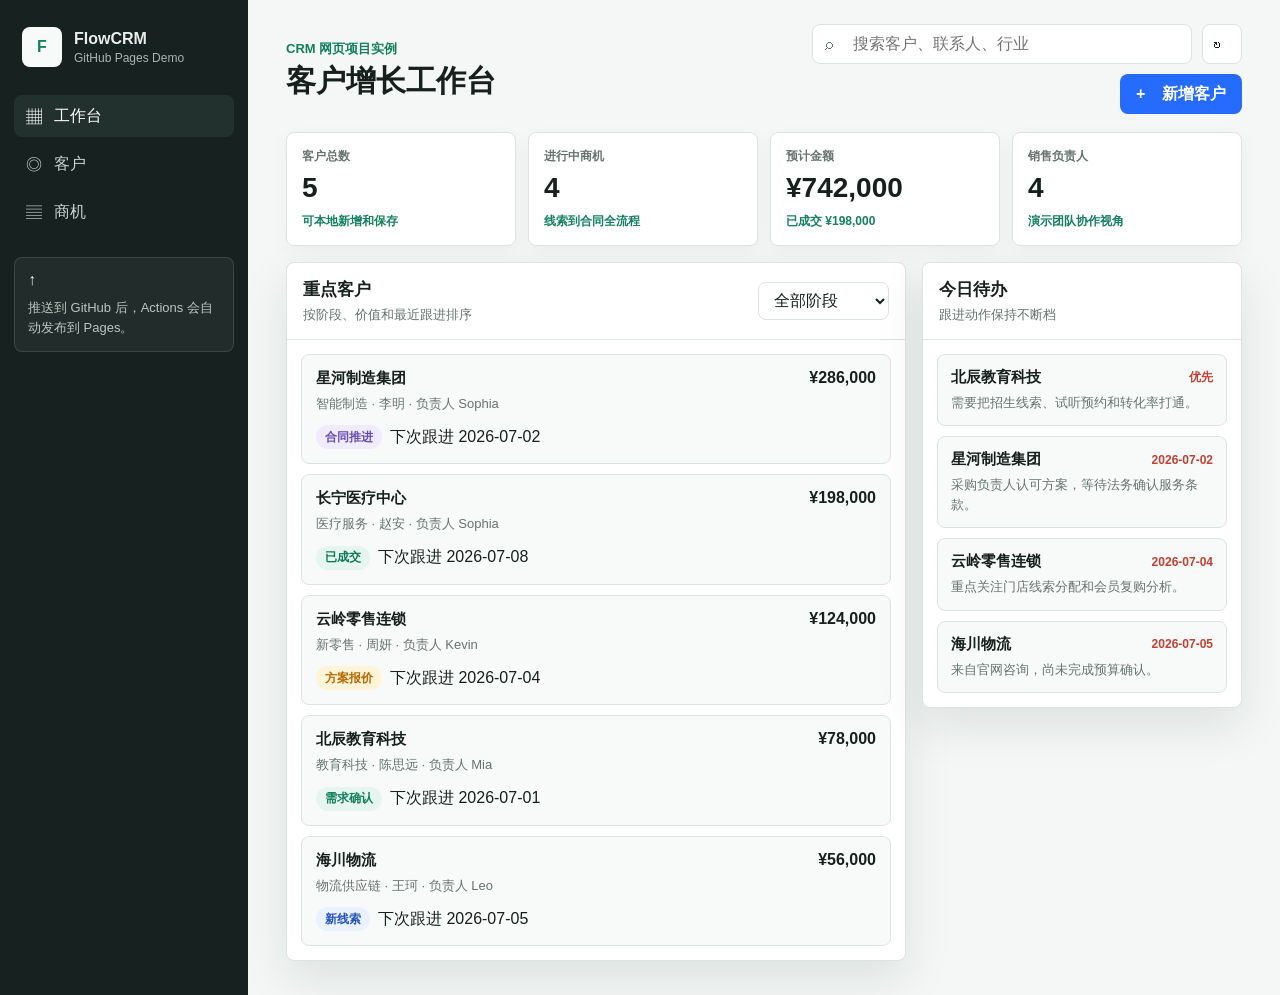
<file: static/old/index.html>
<!doctype html>
<html lang="zh-CN">
  <head>
    <meta charset="UTF-8" />
    <meta name="viewport" content="width=device-width, initial-scale=1.0" />
    <title>FlowCRM 客户管理工作台</title>
    <meta
      name="description"
      content="一个可直接部署到 GitHub Pages 的静态 CRM 网页项目示例。"
    />
    <link rel="stylesheet" href="./styles.css" />
  </head>
  <body>
    <div class="app">
      <aside class="sidebar" aria-label="主导航">
        <a class="brand" href="./index.html" aria-label="FlowCRM 首页">
          <span class="brand-mark" aria-hidden="true">F</span>
          <span>
            <strong>FlowCRM</strong>
            <small>GitHub Pages Demo</small>
          </span>
        </a>

        <nav class="nav-list">
          <button class="nav-button is-active" type="button" data-view="dashboard">
            <span data-icon="layout-dashboard" aria-hidden="true"></span>
            <span>工作台</span>
          </button>
          <button class="nav-button" type="button" data-view="customers">
            <span data-icon="users" aria-hidden="true"></span>
            <span>客户</span>
          </button>
          <button class="nav-button" type="button" data-view="deals">
            <span data-icon="kanban-square" aria-hidden="true"></span>
            <span>商机</span>
          </button>
        </nav>

        <section class="sidebar-note" aria-label="发布状态">
          <span data-icon="cloud-upload" aria-hidden="true"></span>
          <p>推送到 GitHub 后，Actions 会自动发布到 Pages。</p>
        </section>
      </aside>

      <main class="main">
        <header class="topbar">
          <div>
            <p class="eyebrow">CRM 网页项目实例</p>
            <h1 id="pageTitle">客户增长工作台</h1>
          </div>
          <div class="top-actions">
            <label class="search">
              <span data-icon="search" aria-hidden="true"></span>
              <input id="globalSearch" type="search" placeholder="搜索客户、联系人、行业" />
            </label>
            <button class="icon-button" id="resetDataBtn" type="button" aria-label="重置演示数据" title="重置演示数据">
              <span data-icon="rotate-ccw" aria-hidden="true"></span>
            </button>
            <button class="primary-button" id="openCustomerDialog" type="button">
              <span data-icon="plus" aria-hidden="true"></span>
              <span>新增客户</span>
            </button>
          </div>
        </header>

        <section class="metrics" id="metrics" aria-label="关键指标"></section>

        <section class="view is-active" id="dashboardView" aria-labelledby="pageTitle">
          <div class="workspace">
            <section class="panel">
              <div class="panel-header">
                <div>
                  <h2>重点客户</h2>
                  <p>按阶段、价值和最近跟进排序</p>
                </div>
                <select id="stageFilter" aria-label="按阶段筛选">
                  <option value="">全部阶段</option>
                  <option>新线索</option>
                  <option>需求确认</option>
                  <option>方案报价</option>
                  <option>合同推进</option>
                  <option>已成交</option>
                </select>
              </div>
              <div class="customer-list" id="customerList"></div>
            </section>

            <section class="panel">
              <div class="panel-header">
                <div>
                  <h2>今日待办</h2>
                  <p>跟进动作保持不断档</p>
                </div>
              </div>
              <div class="task-list" id="taskList"></div>
            </section>
          </div>
        </section>

        <section class="view" id="customersView" aria-labelledby="pageTitle">
          <section class="panel">
            <div class="panel-header">
              <div>
                <h2>客户档案</h2>
                <p>点击客户可查看跟进建议</p>
              </div>
              <span class="count-pill" id="customerCount">0 个客户</span>
            </div>
            <div class="table-wrap">
              <table>
                <thead>
                  <tr>
                    <th>客户</th>
                    <th>行业</th>
                    <th>阶段</th>
                    <th>负责人</th>
                    <th>预计金额</th>
                    <th>下次跟进</th>
                  </tr>
                </thead>
                <tbody id="customerRows"></tbody>
              </table>
            </div>
          </section>
        </section>

        <section class="view" id="dealsView" aria-labelledby="pageTitle">
          <div class="kanban" id="dealBoard" aria-label="商机看板"></div>
        </section>
      </main>
    </div>

    <dialog id="customerDialog">
      <form id="customerForm" class="dialog-form" method="dialog">
        <div class="dialog-title">
          <h2>新增客户</h2>
          <button class="icon-button" value="cancel" type="submit" aria-label="关闭">
            <span data-icon="x" aria-hidden="true"></span>
          </button>
        </div>

        <label>
          客户名称
          <input name="name" required placeholder="例如 星河制造集团" />
        </label>
        <label>
          联系人
          <input name="contact" required placeholder="例如 李明" />
        </label>
        <label>
          行业
          <input name="industry" required placeholder="例如 智能制造" />
        </label>
        <div class="form-row">
          <label>
            阶段
            <select name="stage">
              <option>新线索</option>
              <option>需求确认</option>
              <option>方案报价</option>
              <option>合同推进</option>
              <option>已成交</option>
            </select>
          </label>
          <label>
            预计金额
            <input name="amount" type="number" min="0" step="1000" required placeholder="80000" />
          </label>
        </div>
        <div class="form-row">
          <label>
            负责人
            <input name="owner" required placeholder="例如 Sophia" />
          </label>
          <label>
            下次跟进
            <input name="nextAction" type="date" required />
          </label>
        </div>
        <label>
          跟进备注
          <textarea name="note" rows="3" placeholder="记录关键诉求、预算、决策链或下一步动作"></textarea>
        </label>
        <div class="form-actions">
          <button class="secondary-button" value="cancel" type="submit">取消</button>
          <button class="primary-button" value="default" type="submit">
            <span data-icon="save" aria-hidden="true"></span>
            <span>保存客户</span>
          </button>
        </div>
      </form>
    </dialog>

    <div class="toast" id="toast" role="status" aria-live="polite"></div>

    <script src="./app.js"></script>
  </body>
</html>
</file>
<file: static/old/styles.css>
:root {
  color-scheme: light;
  --bg: #f4f7f6;
  --surface: #ffffff;
  --surface-soft: #f8faf9;
  --text: #16201d;
  --muted: #66736f;
  --line: #dbe4e1;
  --nav: #17211f;
  --nav-soft: #23312e;
  --blue: #246bfe;
  --blue-dark: #174fd2;
  --green: #14805e;
  --mint: #e6f5ef;
  --amber: #b76a00;
  --amber-soft: #fff3d8;
  --red: #c24132;
  --red-soft: #fff0ed;
  --ink-shadow: 0 18px 48px rgba(22, 32, 29, 0.1);
  font-family: Inter, "Segoe UI", "Microsoft YaHei", Arial, sans-serif;
}

* {
  box-sizing: border-box;
}

html {
  min-width: 320px;
}

body {
  margin: 0;
  min-height: 100vh;
  background: var(--bg);
  color: var(--text);
}

button,
input,
select,
textarea {
  font: inherit;
}

button {
  cursor: pointer;
}

.app {
  min-height: 100vh;
  display: grid;
  grid-template-columns: 248px minmax(0, 1fr);
}

.sidebar {
  position: sticky;
  top: 0;
  min-height: 100vh;
  padding: 22px 14px;
  background: var(--nav);
  color: #e8eeec;
}

.brand {
  display: flex;
  align-items: center;
  gap: 12px;
  color: inherit;
  text-decoration: none;
  padding: 5px 8px 28px;
}

.brand-mark {
  width: 40px;
  height: 40px;
  display: grid;
  place-items: center;
  border-radius: 8px;
  background: #f8faf9;
  color: var(--green);
  font-weight: 900;
}

.brand strong,
.brand small {
  display: block;
}

.brand strong {
  font-size: 16px;
}

.brand small {
  margin-top: 3px;
  color: #a8b6b1;
  font-size: 12px;
}

.nav-list {
  display: grid;
  gap: 6px;
}

.nav-button {
  width: 100%;
  min-height: 42px;
  border: 0;
  border-radius: 8px;
  padding: 0 12px;
  display: flex;
  align-items: center;
  gap: 10px;
  background: transparent;
  color: #c9d4d0;
  text-align: left;
}

.nav-button:hover,
.nav-button.is-active {
  background: var(--nav-soft);
  color: #ffffff;
}

.sidebar-note {
  margin-top: 24px;
  padding: 13px;
  border: 1px solid rgba(255, 255, 255, 0.12);
  border-radius: 8px;
  background: rgba(255, 255, 255, 0.05);
}

.sidebar-note svg {
  color: #83d9b6;
}

.sidebar-note p {
  margin: 9px 0 0;
  color: #bac7c2;
  font-size: 13px;
  line-height: 1.55;
}

.main {
  min-width: 0;
  padding: 24px clamp(16px, 3vw, 38px) 34px;
}

.topbar {
  display: flex;
  align-items: center;
  justify-content: space-between;
  gap: 18px;
  margin-bottom: 18px;
}

.eyebrow {
  margin: 0 0 5px;
  color: var(--green);
  font-size: 13px;
  font-weight: 800;
}

h1,
h2,
p {
  margin-top: 0;
}

h1,
h2 {
  letter-spacing: 0;
}

h1 {
  margin-bottom: 0;
  font-size: 30px;
  line-height: 1.2;
}

h2 {
  margin-bottom: 0;
  font-size: 17px;
}

.top-actions {
  display: flex;
  align-items: center;
  justify-content: flex-end;
  gap: 10px;
  flex-wrap: wrap;
}

.search {
  height: 40px;
  min-width: min(380px, 100%);
  display: flex;
  align-items: center;
  gap: 8px;
  padding: 0 12px;
  border: 1px solid var(--line);
  border-radius: 8px;
  background: var(--surface);
  color: var(--muted);
}

.search input {
  width: 100%;
  min-width: 0;
  border: 0;
  outline: 0;
  background: transparent;
  color: var(--text);
}

.primary-button,
.secondary-button,
.icon-button {
  border-radius: 8px;
  min-height: 40px;
  border: 1px solid transparent;
  display: inline-flex;
  align-items: center;
  justify-content: center;
  gap: 8px;
  white-space: nowrap;
}

.primary-button {
  padding: 0 15px;
  background: var(--blue);
  color: #ffffff;
  font-weight: 800;
}

.primary-button:hover {
  background: var(--blue-dark);
}

.secondary-button,
.icon-button {
  background: var(--surface);
  color: var(--text);
  border-color: var(--line);
}

.secondary-button {
  padding: 0 14px;
}

.secondary-button:hover,
.icon-button:hover {
  border-color: #aebbb6;
}

.icon-button {
  width: 40px;
  padding: 0;
}

.metrics {
  display: grid;
  grid-template-columns: repeat(4, minmax(150px, 1fr));
  gap: 12px;
  margin-bottom: 16px;
}

.metric {
  min-height: 108px;
  padding: 15px;
  border: 1px solid var(--line);
  border-radius: 8px;
  background: var(--surface);
  box-shadow: 0 6px 20px rgba(22, 32, 29, 0.04);
}

.metric span {
  display: block;
  color: var(--muted);
  font-size: 12px;
  font-weight: 750;
}

.metric strong {
  display: block;
  margin-top: 8px;
  font-size: 28px;
  line-height: 1.1;
}

.metric small {
  display: block;
  margin-top: 9px;
  color: var(--green);
  font-size: 12px;
  font-weight: 750;
}

.view {
  display: none;
}

.view.is-active {
  display: block;
}

.workspace {
  display: grid;
  grid-template-columns: minmax(0, 1.35fr) minmax(320px, 0.65fr);
  gap: 16px;
  align-items: start;
}

.panel {
  min-width: 0;
  border: 1px solid var(--line);
  border-radius: 8px;
  background: var(--surface);
  box-shadow: var(--ink-shadow);
}

.panel-header {
  min-height: 72px;
  display: flex;
  align-items: center;
  justify-content: space-between;
  gap: 14px;
  padding: 15px 16px;
  border-bottom: 1px solid var(--line);
}

.panel-header p {
  margin: 5px 0 0;
  color: var(--muted);
  font-size: 13px;
}

select,
input,
textarea {
  border: 1px solid var(--line);
  border-radius: 8px;
  background: #ffffff;
  color: var(--text);
}

select {
  height: 38px;
  padding: 0 34px 0 11px;
}

.customer-list,
.task-list {
  display: grid;
  gap: 10px;
  padding: 14px;
}

.customer-card,
.task-card {
  border: 1px solid var(--line);
  border-radius: 8px;
  background: var(--surface-soft);
}

.customer-card {
  display: grid;
  grid-template-columns: minmax(0, 1fr) auto;
  gap: 12px;
  padding: 14px;
}

.customer-card h3,
.task-card h3 {
  margin: 0;
  font-size: 15px;
}

.customer-card p,
.task-card p {
  margin: 6px 0 0;
  color: var(--muted);
  font-size: 13px;
  line-height: 1.5;
}

.customer-meta {
  display: flex;
  align-items: center;
  gap: 8px;
  flex-wrap: wrap;
  margin-top: 12px;
}

.amount {
  font-weight: 850;
}

.badge,
.count-pill {
  min-height: 24px;
  display: inline-flex;
  align-items: center;
  justify-content: center;
  border-radius: 999px;
  padding: 0 9px;
  background: #edf2f0;
  color: #43524d;
  font-size: 12px;
  font-weight: 800;
}

.badge.new {
  background: #eaf1ff;
  color: #2454bd;
}

.badge.discovery {
  background: var(--mint);
  color: var(--green);
}

.badge.quote {
  background: var(--amber-soft);
  color: var(--amber);
}

.badge.contract {
  background: #f0ebff;
  color: #6550b8;
}

.badge.won {
  background: #e6f5ef;
  color: #0f7a58;
}

.task-card {
  padding: 13px;
}

.task-card header {
  display: flex;
  align-items: center;
  justify-content: space-between;
  gap: 10px;
}

.priority {
  color: var(--red);
  font-size: 12px;
  font-weight: 850;
}

.table-wrap {
  overflow: auto;
}

table {
  width: 100%;
  min-width: 820px;
  border-collapse: collapse;
}

th,
td {
  padding: 13px 14px;
  border-bottom: 1px solid #ecf1ef;
  text-align: left;
  white-space: nowrap;
}

th {
  background: var(--surface-soft);
  color: var(--muted);
  font-size: 12px;
  font-weight: 850;
}

td strong {
  display: block;
  margin-bottom: 4px;
}

td small {
  color: var(--muted);
}

.kanban {
  display: grid;
  grid-template-columns: repeat(5, minmax(210px, 1fr));
  gap: 12px;
  overflow-x: auto;
  padding-bottom: 8px;
}

.kanban-column {
  min-height: 420px;
  border: 1px solid var(--line);
  border-radius: 8px;
  background: rgba(255, 255, 255, 0.72);
}

.kanban-column header {
  height: 58px;
  display: flex;
  align-items: center;
  justify-content: space-between;
  padding: 0 13px;
  border-bottom: 1px solid var(--line);
}

.kanban-column h2 {
  font-size: 15px;
}

.deal-stack {
  display: grid;
  gap: 10px;
  padding: 12px;
}

.deal-card {
  border: 1px solid var(--line);
  border-radius: 8px;
  padding: 12px;
  background: var(--surface);
}

.deal-card strong {
  display: block;
  font-size: 14px;
}

.deal-card span {
  display: block;
  margin-top: 8px;
  color: var(--muted);
  font-size: 12px;
}

dialog {
  width: min(560px, calc(100vw - 28px));
  border: 0;
  border-radius: 8px;
  padding: 0;
  box-shadow: 0 28px 90px rgba(22, 32, 29, 0.28);
}

dialog::backdrop {
  background: rgba(15, 23, 20, 0.46);
}

.dialog-form {
  display: grid;
  gap: 14px;
  padding: 18px;
}

.dialog-title {
  display: flex;
  align-items: center;
  justify-content: space-between;
  gap: 12px;
}

.dialog-form label {
  display: grid;
  gap: 7px;
  color: var(--muted);
  font-size: 12px;
  font-weight: 800;
}

.dialog-form input,
.dialog-form select,
.dialog-form textarea {
  width: 100%;
  min-height: 40px;
  padding: 8px 10px;
  color: var(--text);
  font-weight: 600;
}

.dialog-form textarea {
  resize: vertical;
}

.form-row {
  display: grid;
  grid-template-columns: repeat(2, minmax(0, 1fr));
  gap: 12px;
}

.form-actions {
  display: flex;
  justify-content: flex-end;
  gap: 10px;
  flex-wrap: wrap;
}

.toast {
  position: fixed;
  right: 22px;
  bottom: 22px;
  max-width: min(360px, calc(100vw - 44px));
  border-radius: 8px;
  padding: 12px 14px;
  background: #17211f;
  color: #ffffff;
  box-shadow: var(--ink-shadow);
  opacity: 0;
  transform: translateY(8px);
  pointer-events: none;
  transition: opacity 160ms ease, transform 160ms ease;
}

.toast.is-visible {
  opacity: 1;
  transform: translateY(0);
}

[data-icon] {
  width: 18px;
  height: 18px;
  display: inline-flex;
  flex: 0 0 auto;
}

@media (max-width: 1120px) {
  .app {
    grid-template-columns: 1fr;
  }

  .sidebar {
    position: static;
    min-height: auto;
    display: grid;
    grid-template-columns: auto 1fr;
    align-items: center;
    gap: 12px;
    padding: 12px;
  }

  .brand {
    padding: 0;
  }

  .nav-list {
    display: flex;
    justify-content: flex-end;
    gap: 8px;
  }

  .nav-button {
    width: auto;
  }

  .sidebar-note {
    display: none;
  }

  .workspace,
  .metrics {
    grid-template-columns: repeat(2, minmax(0, 1fr));
  }
}

@media (max-width: 740px) {
  .main {
    padding: 18px 12px 28px;
  }

  .topbar {
    align-items: flex-start;
    flex-direction: column;
  }

  .top-actions,
  .search {
    width: 100%;
  }

  .metrics,
  .workspace,
  .form-row {
    grid-template-columns: 1fr;
  }

  .sidebar {
    grid-template-columns: 1fr;
  }

  .nav-list {
    justify-content: flex-start;
    overflow-x: auto;
  }

  .customer-card {
    grid-template-columns: 1fr;
  }

  h1 {
    font-size: 25px;
  }
}
</file>
